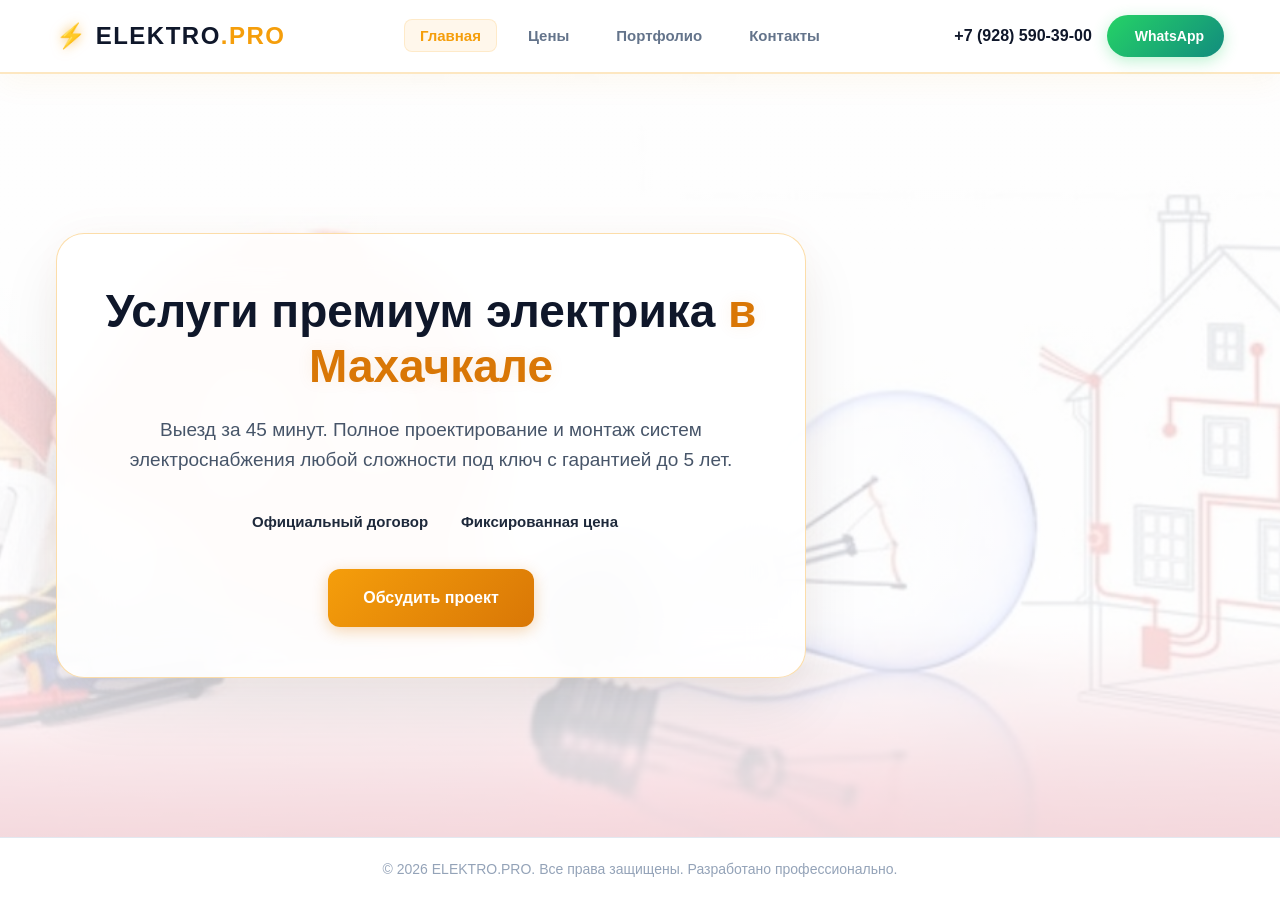
<file: index.html>
<!DOCTYPE html>
<html lang="ru">
<head>
    <meta charset="UTF-8">
    <meta name="viewport" content="width=device-width, initial-scale=1.0">
    <title>⚡ ELEKTRO.PRO | Профессиональный электромонтаж</title>
    <link rel="stylesheet" href="https://cloudflare.com">
    <link rel="stylesheet" href="style.css">
</head>
<body>

    <header class="header">
        <div class="container header-box">
            <a href="index.html" class="logo"><span class="bolt-icon">⚡</span> ELEKTRO<span class="accent-text">.PRO</span></a>
            <ul class="nav-menu">
                <li><a href="index.html" class="active">Главная</a></li>
                <li><a href="prices.html">Цены</a></li>
                <li><a href="portfolio.html">Портфолио</a></li>
                <li><a href="contacts.html">Контакты</a></li>
            </ul>
            <div class="header-contacts">
                <a href="tel:+79285903900" class="phone-link"><i class="fa-solid fa-phone"></i> +7 (928) 590-39-00</a>
                <a href="https://wa.me" target="_blank" class="whatsapp-btn"><i class="fa-brands fa-whatsapp"></i> WhatsApp</a>
            </div>
        </div>
    </header>

    <section class="hero">
        <div class="container">
            <div class="hero-glass-card">
                <h1>Услуги премиум электрика 
<span class="highlight">в Махачкале</span></h1>
                <p>Выезд за 45 минут. Полное проектирование и монтаж систем электроснабжения любой сложности под ключ с гарантией до 5 лет.</p>
                <div class="hero-features">
                    <span><i class="fa-solid fa-shield-halved"></i> Официальный договор</span>
                    <span><i class="fa-solid fa-calculator"></i> Фиксированная цена</span>
                </div>
                <a href="contacts.html" class="btn animate-pulse">Обсудить проект</a>
            </div>
        </div>
    </section>

    <footer class="footer">
        <div class="container">© 2026 ELEKTRO.PRO. Все права защищены. Разработано профессионально.</div>
    </footer>

</body>
</html>
</file>
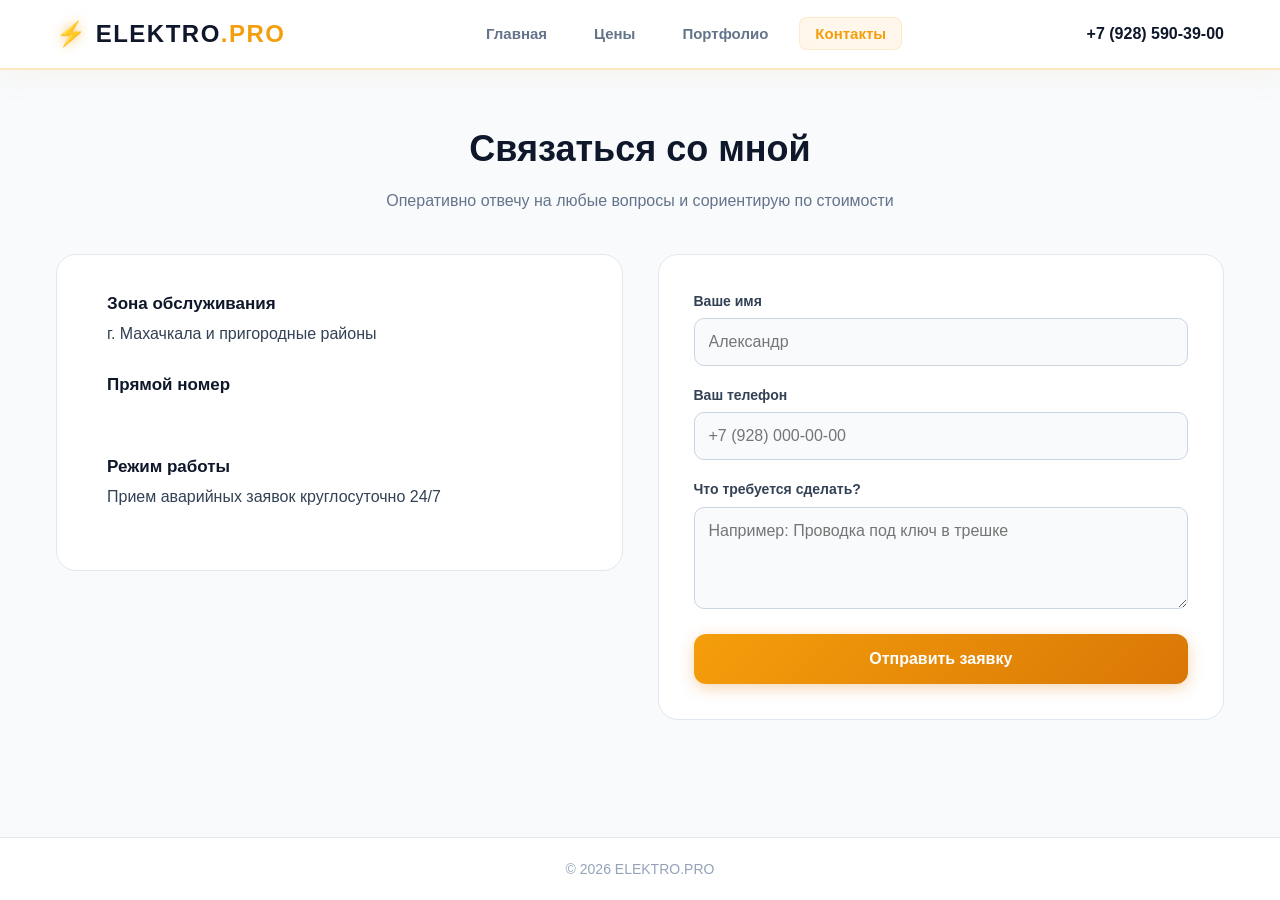
<file: contacts.html>
<!DOCTYPE html>
<html lang="ru">
<head>
    <meta charset="UTF-8">
    <meta name="viewport" content="width=device-width, initial-scale=1.0">
    <title>Контакты электрика | Оставить заявку</title>
    <link rel="stylesheet" href="https://cloudflare.com">
    <link rel="stylesheet" href="style.css">
</head>
<body>

    <header class="header">
        <div class="container header-box">
            <a href="index.html" class="logo"><span class="bolt-icon">⚡</span> ELEKTRO<span class="accent-text">.PRO</span></a>
            <ul class="nav-menu">
                <li><a href="index.html">Главная</a></li>
                <li><a href="prices.html">Цены</a></li>
                <li><a href="portfolio.html">Портфолио</a></li>
                <li><a href="contacts.html" class="active">Контакты</a></li>
            </ul>
            <div class="header-contacts">
                <a href="tel:+79285903900" class="phone-link"><i class="fa-solid fa-phone"></i> +7 (928) 590-39-00</a>
            </div>
        </div>
    </header>

    <main class="page-content">
        <div class="container">
            <h1 class="page-title">Связаться со мной</h1>
            <p class="page-subtitle">Оперативно отвечу на любые вопросы и сориентирую по стоимости</p>
            
            <div class="contacts-wrapper">
                <div class="info-box">
                    <div class="info-item">
                        <i class="fa-solid fa-location-dot"></i>
                        <div>
                            <h4>Зона обслуживания</h4>
                            <p>г. Махачкала и пригородные районы</p>
                        </div>
                    </div>
                    <div class="info-item">
                        <i class="fa-solid fa-phone"></i>
                        <div>
                            <h4>Прямой номер</h4>
                            <p><a href="tel:+79285903900" style="color: #fff; text-decoration: none;">+7 (928) 590-39-00</a></p>
                        </div>
                    </div>
                    <div class="info-item">
                        <i class="fa-solid fa-clock"></i>
                        <div>
                            <h4>Режим работы</h4>
                            <p>Прием аварийных заявок круглосуточно 24/7</p>
                        </div>
                    </div>
                </div>

                <div class="form-glass-box">
                    <form id="pageContactForm">
                        <div class="input-group">
                            <label>Ваше имя</label>
                            <input type="text" placeholder="Александр" required>
                        </div>
                        <div class="input-group">
                            <label>Ваш телефон</label>
                            <input type="tel" placeholder="+7 (928) 000-00-00" required>
                        </div>
                        <div class="input-group">
                            <label>Что требуется сделать?</label>
                            <textarea rows="4" placeholder="Например: Проводка под ключ в трешке"></textarea>
                        </div>
                        <button type="submit" class="btn btn-block">Отправить заявку</button>
                    </form>
                </div>
            </div>
        </div>
    </main>

    <footer class="footer"><div class="container">© 2026 ELEKTRO.PRO</div></footer>

    <script>
        document.getElementById('pageContactForm').addEventListener('submit', function(e) {
            e.preventDefault();
            alert('Мега-круто! Заявка отправлена. Мастер свяжется с вами в течение 5 минут.');
            this.reset();
        });
    </script>

</body>
</html>
</file>
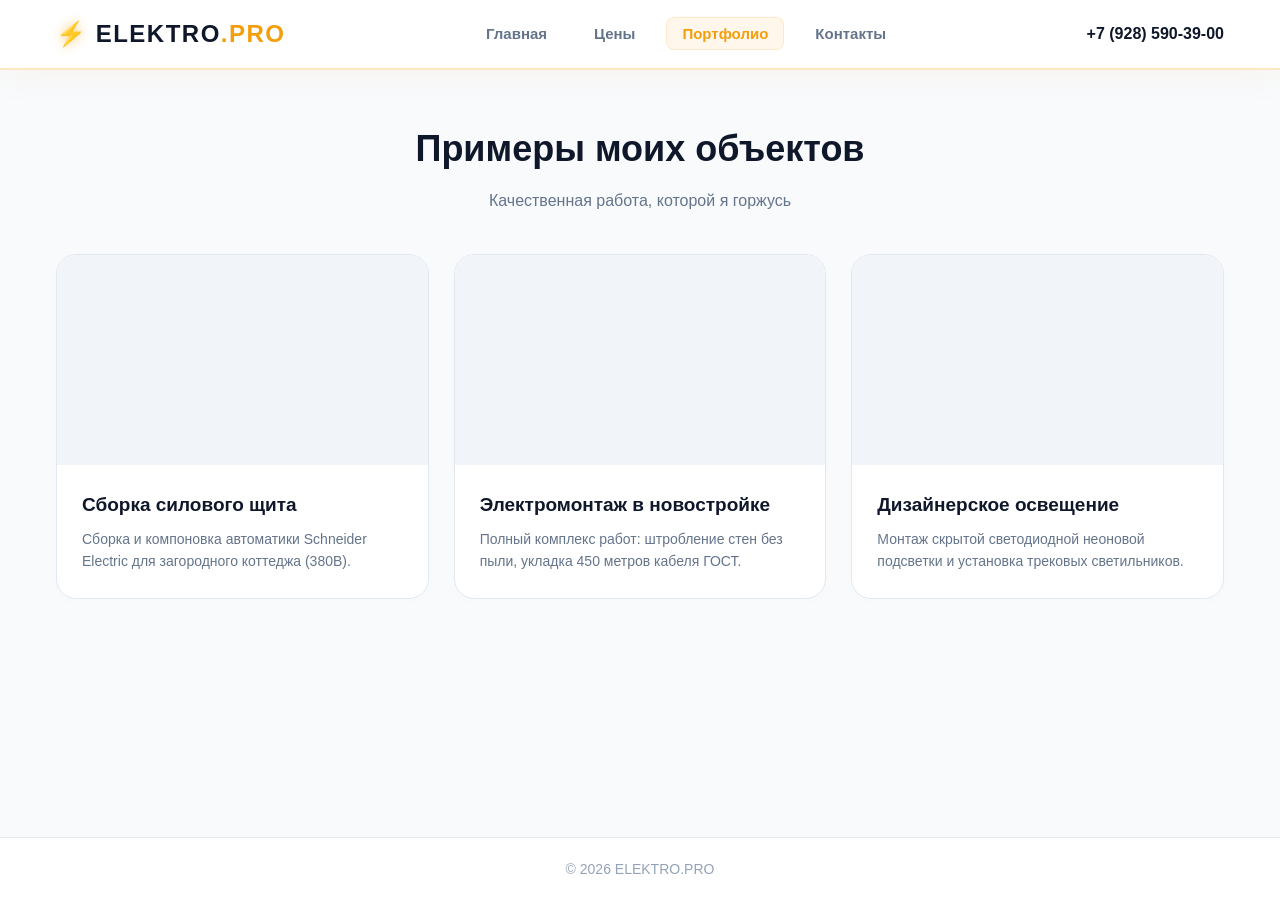
<file: portfolio.html>
<!DOCTYPE html>
<html lang="ru">
<head>
    <meta charset="UTF-8">
    <meta name="viewport" content="width=device-width, initial-scale=1.0">
    <title>Портфолио выполненных работ | ELEKTRO.PRO</title>
    <link rel="stylesheet" href="https://cloudflare.com">
    <link rel="stylesheet" href="style.css">
</head>
<body>

    <header class="header">
        <div class="container header-box">
            <a href="index.html" class="logo"><span class="bolt-icon">⚡</span> ELEKTRO<span class="accent-text">.PRO</span></a>
            <ul class="nav-menu">
                <li><a href="index.html">Главная</a></li>
                <li><a href="prices.html">Цены</a></li>
                <li><a href="portfolio.html" class="active">Портфолио</a></li>
                <li><a href="contacts.html">Контакты</a></li>
            </ul>
            <div class="header-contacts">
                <a href="tel:+79285903900" class="phone-link"><i class="fa-solid fa-phone"></i> +7 (928) 590-39-00</a>
            </div>
        </div>
    </header>

    <main class="page-content">
        <div class="container">
            <h1 class="page-title">Примеры моих объектов</h1>
            <p class="page-subtitle">Качественная работа, которой я горжусь</p>
            
            <div class="portfolio-grid">
                <div class="portfolio-card">
                    <div class="portfolio-img"></div>
                    <div class="portfolio-info">
                        <h3>Сборка силового щита</h3>
                        <p>Сборка и компоновка автоматики Schneider Electric для загородного коттеджа (380В).</p>
                    </div>
                </div>
                <div class="portfolio-card">
                    <div class="portfolio-img"></div>
                    <div class="portfolio-info">
                        <h3>Электромонтаж в новостройке</h3>
                        <p>Полный комплекс работ: штробление стен без пыли, укладка 450 метров кабеля ГОСТ.</p>
                    </div>
                </div>
                <div class="portfolio-card">
                    <div class="portfolio-img"></div>
                    <div class="portfolio-info">
                        <h3>Дизайнерское освещение</h3>
                        <p>Монтаж скрытой светодиодной неоновой подсветки и установка трековых светильников.</p>
                    </div>
                </div>
            </div>
        </div>
    </main>

    <footer class="footer"><div class="container">© 2026 ELEKTRO.PRO</div></footer>

</body>
</html>
</file>
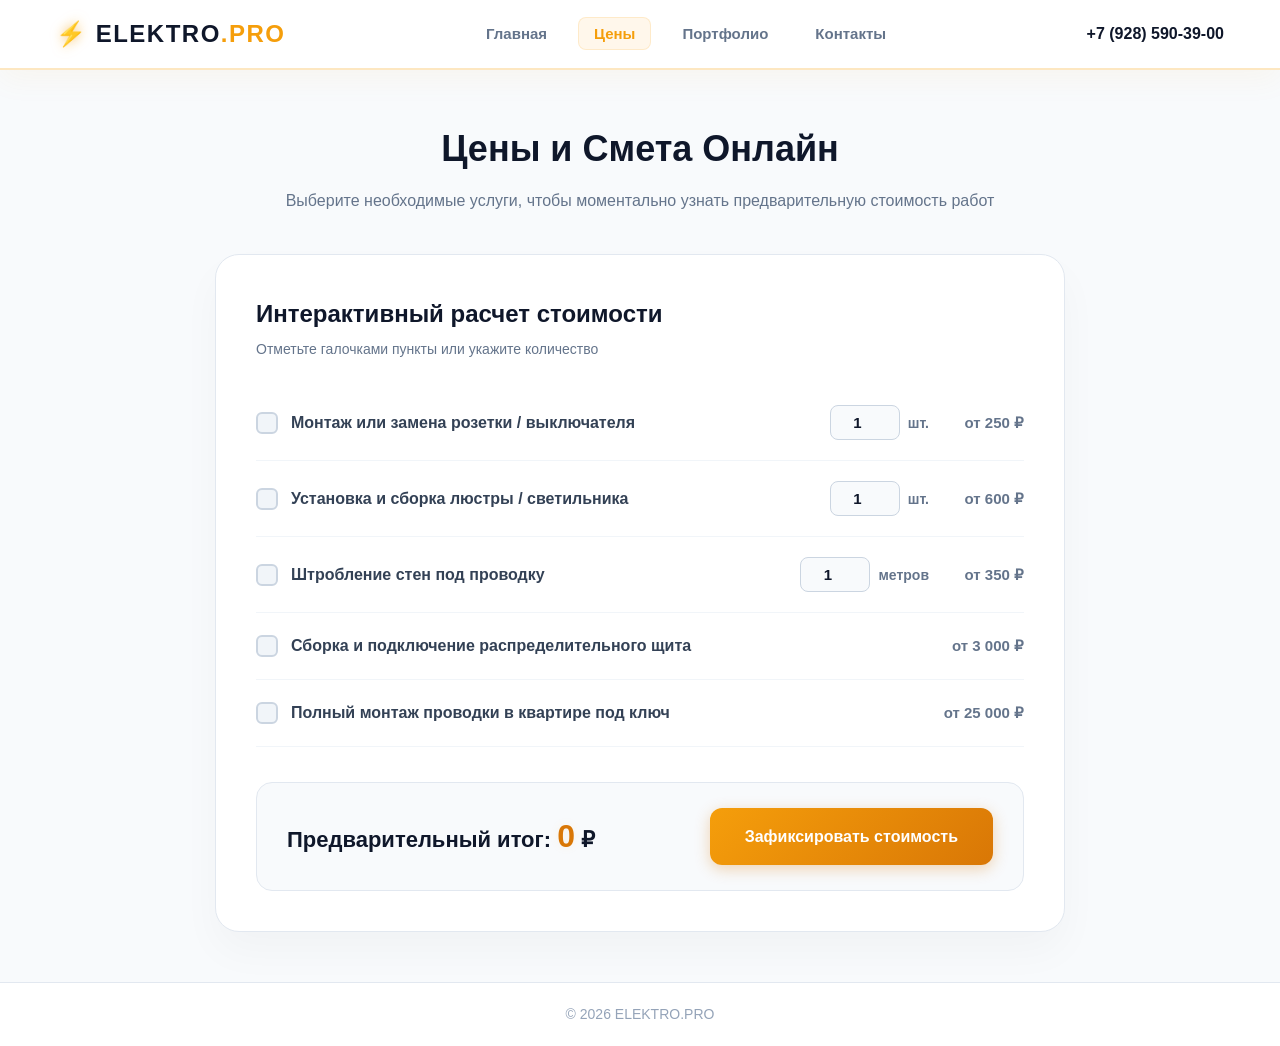
<file: prices.html>
<!DOCTYPE html>
<html lang="ru">
<head>
    <meta charset="UTF-8">
    <meta name="viewport" content="width=device-width, initial-scale=1.0">
    <title>Прайс-лист и онлайн-расчет | ELEKTRO.PRO</title>
    <link rel="stylesheet" href="https://cloudflare.com">
    <link rel="stylesheet" href="style.css">
</head>
<body>

    <!-- Шапка -->
    <header class="header">
        <div class="container header-box">
            <a href="index.html" class="logo"><span class="bolt-icon">⚡</span> ELEKTRO<span class="accent-text">.PRO</span></a>
            <ul class="nav-menu">
                <li><a href="index.html">Главная</a></li>
                <li><a href="prices.html" class="active">Цены</a></li>
                <li><a href="portfolio.html">Портфолио</a></li>
                <li><a href="contacts.html">Контакты</a></li>
            </ul>
            <div class="header-contacts">
                <a href="tel:+79285903900" class="phone-link"><i class="fa-solid fa-phone"></i> +7 (928) 590-39-00</a>
            </div>
        </div>
    </header>

    <main class="page-content">
        <div class="container">
            <h1 class="page-title">Цены и Смета Онлайн</h1>
            <p class="page-subtitle">Выберите необходимые услуги, чтобы моментально узнать предварительную стоимость работ</p>
            
            <!-- Мега-Навороченный Интерактивный Калькулятор -->
            <div class="calculator-card">
                <h3><i class="fa-solid fa-calculator text-amber"></i> Интерактивный расчет стоимости</h3>
                <p style="color: #64748b; font-size: 14px; margin-bottom: 25px;">Отметьте галочками пункты или укажите количество</p>
                
                <div class="calc-item">
                    <label class="checkbox-container">
                        <input type="checkbox" id="service1" data-price="250" onchange="calculateTotal()">
                        <span class="checkmark"></span>
                        <span class="calc-name">Монтаж или замена розетки / выключателя</span>
                    </label>
                    <div class="count-selector">
                        <input type="number" id="qty1" value="1" min="1" oninput="calculateTotal()">
                        <span class="calc-unit">шт.</span>
                    </div>
                    <span class="calc-price-item">от 250 ₽</span>
                </div>

                <div class="calc-item">
                    <label class="checkbox-container">
                        <input type="checkbox" id="service2" data-price="600" onchange="calculateTotal()">
                        <span class="checkmark"></span>
                        <span class="calc-name">Установка и сборка люстры / светильника</span>
                    </label>
                    <div class="count-selector">
                        <input type="number" id="qty2" value="1" min="1" oninput="calculateTotal()">
                        <span class="calc-unit">шт.</span>
                    </div>
                    <span class="calc-price-item">от 600 ₽</span>
                </div>

                <div class="calc-item">
                    <label class="checkbox-container">
                        <input type="checkbox" id="service3" data-price="350" onchange="calculateTotal()">
                        <span class="checkmark"></span>
                        <span class="calc-name">Штробление стен под проводку</span>
                    </label>
                    <div class="count-selector">
                        <input type="number" id="qty3" value="1" min="1" oninput="calculateTotal()">
                        <span class="calc-unit">метров</span>
                    </div>
                    <span class="calc-price-item">от 350 ₽</span>
                </div>

                <div class="calc-item simple-item">
                    <label class="checkbox-container">
                        <input type="checkbox" id="service4" data-price="3000" onchange="calculateTotal()">
                        <span class="checkmark"></span>
                        <span class="calc-name">Сборка и подключение распределительного щита</span>
                    </label>
                    <span class="calc-price-item">от 3 000 ₽</span>
                </div>

                <div class="calc-item simple-item">
                    <label class="checkbox-container">
                        <input type="checkbox" id="service5" data-price="25000" onchange="calculateTotal()">
                        <span class="checkmark"></span>
                        <span class="calc-name">Полный монтаж проводки в квартире под ключ</span>
                    </label>
                    <span class="calc-price-item">от 25 000 ₽</span>
                </div>

                <!-- Итоговый блок с неоновой анимацией -->
                <div class="calc-total-box">
                    <div class="total-text">Предварительный итог: <span id="totalPrice">0</span> ₽</div>
                    <a href="contacts.html" class="btn btn-calc animate-pulse">Зафиксировать стоимость</a>
                </div>
            </div>
        </div>
    </main>

    <footer class="footer"><div class="container">© 2026 ELEKTRO.PRO</div></footer>

    <!-- Скрипт мгновенного пересчета цен -->
    <script>
        function calculateTotal() {
            let total = 0;
            
            // Расчет позиций с количеством
            if(document.getElementById('service1').checked) {
                total += parseInt(document.getElementById('service1').getAttribute('data-price')) * parseInt(document.getElementById('qty1').value || 0);
            }
            if(document.getElementById('service2').checked) {
                total += parseInt(document.getElementById('service2').getAttribute('data-price')) * parseInt(document.getElementById('qty2').value || 0);
            }
            if(document.getElementById('service3').checked) {
                total += parseInt(document.getElementById('service3').getAttribute('data-price')) * parseInt(document.getElementById('qty3').value || 0);
            }
            
            // Расчет простых одиночных позиций
            if(document.getElementById('service4').checked) {
                total += parseInt(document.getElementById('service4').getAttribute('data-price'));
            }
            if(document.getElementById('service5').checked) {
                total += parseInt(document.getElementById('service5').getAttribute('data-price'));
            }

            // Анимированный вывод суммы
            document.getElementById('totalPrice').innerText = total.toLocaleString('ru-RU');
        }
    </script>

</body>
</html>
</file>
<file: style.css>
/* Супер навороченный High-Tech адаптивный дизайн */
* {
    box-sizing: border-box;
    margin: 0;
    padding: 0;
    font-family: -apple-system, BlinkMacSystemFont, "Segoe UI", Roboto, sans-serif;
    scroll-behavior: smooth;
}

body {
    background-color: #f8fafc;
    color: #334155;
    line-height: 1.6;
    display: flex;
    flex-direction: column;
    min-height: 100vh;
    -webkit-text-size-adjust: 100%;
}

.container {
    width: 100%;
    max-width: 1200px;
    margin: 0 auto;
    padding: 0 16px;
}

/* Навороченная ультра-шапка */
.header {
    background-color: rgba(255, 255, 255, 0.94);
    backdrop-filter: blur(15px);
    -webkit-backdrop-filter: blur(15px);
    padding: 15px 0;
    border-bottom: 2px solid rgba(245, 158, 11, 0.25);
    position: sticky;
    top: 0;
    z-index: 1000;
    box-shadow: 0 10px 30px rgba(245, 158, 11, 0.05);
}

.header-box {
    display: flex;
    justify-content: space-between;
    align-items: center;
    flex-wrap: wrap;
    gap: 15px;
}

.logo {
    font-size: 24px;
    font-weight: 900;
    letter-spacing: 1.5px;
    color: #0f172a;
    text-decoration: none;
    transition: transform 0.2s;
}
.logo:hover { transform: scale(1.03); }

.bolt-icon {
    color: #f59e0b;
    text-shadow: 0 0 12px rgba(245, 158, 11, 0.6);
}

.accent-text { color: #f59e0b; }

.nav-menu { display: flex; gap: 15px; list-style: none; }
.nav-menu a {
    color: #64748b;
    text-decoration: none;
    font-weight: 700;
    font-size: 15px;
    transition: 0.3s;
    padding: 8px 16px;
    border-radius: 8px;
}
.nav-menu a:hover, .nav-menu a.active {
    color: #f59e0b;
    background: rgba(245, 158, 11, 0.08);
    box-shadow: inset 0 0 0 1px rgba(245, 158, 11, 0.15);
}

.header-contacts { display: flex; align-items: center; gap: 15px; }
.phone-link {
    color: #0f172a;
    text-decoration: none;
    font-weight: 800;
    font-size: 16px;
    transition: 0.3s;
    white-space: nowrap;
}
.phone-link:hover { color: #f59e0b; }

.whatsapp-btn {
    background: linear-gradient(135deg, #25d366 0%, #128c7e 100%);
    color: #fff;
    text-decoration: none;
    padding: 10px 20px;
    border-radius: 50px;
    font-weight: 700;
    font-size: 14px;
    display: flex;
    align-items: center;
    gap: 8px;
    transition: 0.3s;
    box-shadow: 0 4px 15px rgba(37, 211, 102, 0.3);
}
.whatsapp-btn:hover {
    transform: translateY(-2px);
    box-shadow: 0 8px 20px rgba(37, 211, 102, 0.45);
}

/* ГЛАВНАЯ СТРАНИЦА (Hero) */
.hero {
    background: linear-gradient(rgba(255, 255, 255, 0.78), rgba(255, 255, 255, 0.85)), url('bg.jpg') no-repeat center center/cover;
    padding: 60px 0;
    display: flex;
    align-items: center;
    justify-content: center;
    flex-grow: 1;
    min-height: 75vh;
}

.hero-glass-card {
    background: rgba(255, 255, 255, 0.9);
    backdrop-filter: blur(25px);
    -webkit-backdrop-filter: blur(25px);
    border: 1px solid rgba(245, 158, 11, 0.35);
    padding: 50px 40px;
    border-radius: 28px;
    max-width: 750px;
    width: 100%;
    text-align: center;
    box-shadow: 0 30px 60px rgba(0, 0, 0, 0.08), 0 0 40px rgba(245, 158, 11, 0.04);
}

.hero-glass-card h1 {
    font-size: 46px;
    line-height: 1.2;
    margin-bottom: 20px;
    color: #0f172a;
    font-weight: 900;
}

.highlight { color: #d97706; text-shadow: 0 0 15px rgba(217, 119, 6, 0.1); }
.hero-glass-card p { font-size: 19px; color: #475569; margin-bottom: 35px; }

.hero-features { display: flex; justify-content: center; flex-wrap: wrap; gap: 25px; margin-bottom: 35px; }
.hero-features span { display: flex; align-items: center; gap: 8px; color: #1e293b; font-weight: 700; font-size: 15px; }
.hero-features i { color: #f59e0b; font-size: 17px; }

/* ДИЗАЙН НАВОРРОЧЕННОГО ОНЛАЙН-КАЛЬКУЛЯТОРА */
.calculator-card {
    background: #ffffff;
    border: 1px solid #e2e8f0;
    border-radius: 24px;
    padding: 40px;
    box-shadow: 0 20px 40px rgba(0,0,0,0.03);
    max-width: 850px;
    margin: 0 auto;
}
.calculator-card h3 { font-size: 24px; color: #0f172a; margin-bottom: 5px; font-weight: 800; }
.text-amber { color: #d97706; }

.calc-item {
    display: flex;
    align-items: center;
    justify-content: space-between;
    padding: 20px 0;
    border-bottom: 1px solid #f1f5f9;
    gap: 15px;
}
.calc-item:last-of-type { border-bottom: 2px solid #e2e8f0; }

/* Кастомный чекбокс */
.checkbox-container {
    display: flex;
    align-items: center;
    position: relative;
    padding-left: 35px;
    cursor: pointer;
    font-size: 16px;
    font-weight: 600;
    color: #334155;
    user-select: none;
    flex-grow: 1;
}
.checkbox-container input { position: absolute; opacity: 0; cursor: pointer; height: 0; width: 0; }
.checkmark {
    position: absolute; top: 50%; left: 0; transform: translateY(-50%);
    height: 22px; width: 22px; background-color: #f1f5f9; border: 2px solid #cbd5e1; border-radius: 6px; transition: 0.2s;
}
.checkbox-container:hover input ~ .checkmark { border-color: #f59e0b; }
.checkbox-container input:checked ~ .checkmark { background-color: #f59e0b; border-color: #f59e0b; }
.checkmark:after {
    content: ""; position: absolute; display: none;
    left: 6px; top: 2px; width: 6px; height: 11px; border: solid white; border-width: 0 3px 3px 0; transform: rotate(45deg);
}
.checkbox-container input:checked ~ .checkmark:after { display: block; }

/* Выбор количества */
.count-selector { display: flex; align-items: center; gap: 8px; }
.count-selector input {
    width: 70px; padding: 8px; background-color: #f8fafc; border: 1px solid #cbd5e1; border-radius: 8px;
    font-size: 15px; font-weight: 700; text-align: center; color: #0f172a; outline: none;
}
.count-selector input:focus { border-color: #f59e0b; }
.calc-unit { color: #64748b; font-size: 14px; font-weight: 600; }
.calc-price-item { font-weight: 700; color: #64748b; font-size: 15px; min-width: 80px; text-align: right; }

/* Мега-Итог с неоновой подсветкой */
.calc-total-box {
    margin-top: 35px; padding: 25px 30px; background: #f8fafc; border: 1px solid #e2e8f0;
    border-radius: 16px; display: flex; justify-content: space-between; align-items: center; flex-wrap: wrap; gap: 20px;
}
.total-text { font-size: 22px; font-weight: 800; color: #0f172a; }
.total-text span { color: #d97706; font-size: 32px; font-weight: 900; transition: 0.2s; text-shadow: 0 0 10px rgba(245, 158, 11, 0.1); }
.btn-calc { padding: 14px 30px; border-radius: 10px; font-size: 15px; }

/* СТРАНИЦА: ПОРТФОЛИО */
.page-content { padding: 50px 0; flex-grow: 1; }
.page-title { font-size: 36px; font-weight: 800; color: #0f172a; text-align: center; margin-bottom: 10px; }
.page-subtitle { text-align: center; color: #64748b; margin-bottom: 40px; font-size: 16px; }

.portfolio-grid { display: grid; grid-template-columns: repeat(auto-fit, minmax(300px, 1fr)); gap: 25px; }
.portfolio-card { background: #ffffff; border: 1px solid #e2e8f0; border-radius: 20px; overflow: hidden; transition: 0.3s; box-shadow: 0 4px 15px rgba(0,0,0,0.01); }
.portfolio-card:hover { transform: translateY(-5px); border-color: #f59e0b; box-shadow: 0 15px 30px rgba(245, 158, 11, 0.15); }
.portfolio-img { width: 100%; height: 210px; background-color: #f1f5f9; display: flex; align-items: center; justify-content: center; font-size: 40px; }
.portfolio-info { padding: 25px; }
.portfolio-info h3 { color: #0f172a; font-size: 19px; margin-bottom: 8px; font-weight: 700; }
.portfolio-info p { font-size: 14px; color: #64748b; }

/* СТРАНИЦА: КОНТАКТЫ */
.contacts-wrapper { display: grid; grid-template-columns: 1fr 1fr; gap: 35px; align-items: start; }
.info-box { background: #ffffff; border: 1px solid #e2e8f0; padding: 35px; border-radius: 20px; }
.info-item { display: flex; align-items: flex-start; gap: 15px; margin-bottom: 25px; }
.info-item i { font-size: 20px; color: #d97706; margin-top: 4px; }
.info-item h4 { color: #0f172a; font-size: 17px; margin-bottom: 4px; font-weight: 700; }
.form-glass-box { background: #ffffff; border: 1px solid #e2e8f0; padding: 35px; border-radius: 20px; }

/* Премиум кнопки */
.btn {
    display: inline-block;
    background: linear-gradient(135deg, #f59e0b 0%, #d97706 100%);
    color: #ffffff; padding: 16px 35px; font-weight: 800; text-decoration: none;
    border-radius: 12px; border: none; cursor: pointer; font-size: 16px; transition: 0.3s;
    box-shadow: 0 4px 15px rgba(217, 119, 6, 0.3); text-align: center;
}
.btn:hover { transform: translateY(-2px); box-shadow: 0 8px 25px rgba(217, 119, 6, 0.45); }
.btn-block { width: 100%; }

.input-group { margin-bottom: 18px; }
.input-group label { display: block; margin-bottom: 6px; font-weight: 600; font-size: 14px; color: #334155; }
.input-group input, .input-group textarea {
    width: 100%; padding: 14px; background-color: #f8fafc; border: 1px solid #cbd5e1;
    border-radius: 10px; font-size: 16px; color: #0f172a; transition: 0.3s;
}
.input-group input:focus, .input-group textarea:focus { outline: none; border-color: #f59e0b; box-shadow: 0 0 8px rgba(245, 158, 11, 0.15); }

.footer { background-color: #ffffff; padding: 20px 0; text-align: center; border-top: 1px solid #e2e8f0; font-size: 14px; color: #94a3b8; margin-top: auto; }

@keyframes pulse {
    0% { box-shadow: 0 0 0 0 rgba(217, 119, 6, 0.4); }
    70% { box-shadow: 0 0 0 12px rgba(217, 119, 6, 0); }
    100% { box-shadow: 0 0 0 0 rgba(217, 119, 6, 0); }
}
.animate-pulse { animation: pulse 2s infinite; }

/* ==========================================================================
   ИДЕАЛЬНАЯ МОБИЛЬНАЯ АДАПТАЦИЯ
   ========================================================================== */
@media (max-width: 992px) {
    .header-box { flex-direction: column; align-items: center; gap: 12px; }
    .nav-menu { width: 100%; justify-content: center; flex-wrap: wrap; }
    .contacts-wrapper { grid-template-columns: 1fr; gap: 25px; }
}

@media (max-width: 576px) {
    .header { padding: 10px 0; }
    .logo { font-size: 20px; }
    .nav-menu { gap: 5px; }
nav-menu a { font-size: 13px; padding: 6px 10px; }
.header-contacts { width: 100%; justify-content: space-between; gap: 10px; }
.phone-link { font-size: 15px; background: #f1f5f9; padding: 8px 12px; border-radius: 50px; }
.whatsapp-btn { padding: 8px 14px; font-size: 13px; }
.hero { padding: 30px 0; }
.hero-glass-card { padding: 30px 16px; border-radius: 16px; }
.hero-glass-card h1 { font-size: 26px; }
.hero-glass-card p { font-size: 15px; margin-bottom: 20px; }
.hero-features { flex-direction: column; align-items: center; gap: 10px; }
.page-title { font-size: 26px; }
/* Калькулятор на мобилках */
.calculator-card { padding: 25px 16px; border-radius: 16px; }
.calc-item { flex-wrap: wrap; padding: 15px 0; }
.count-selector { width: 100%; justify-content: flex-start; margin-left: 35px; margin-top: 5px; }
.calc-price-item { width: 100%; text-align: left; margin-left: 35px; margin-top: 5px; color: #d97706; }
.calc-total-box { padding: 20px 15px; text-align: center; justify-content: center; }
.total-text { width: 100%; font-size: 18px; }
.total-text span { font-size: 26px; }
.btn-calc { width: 100%; }
}
</file>
